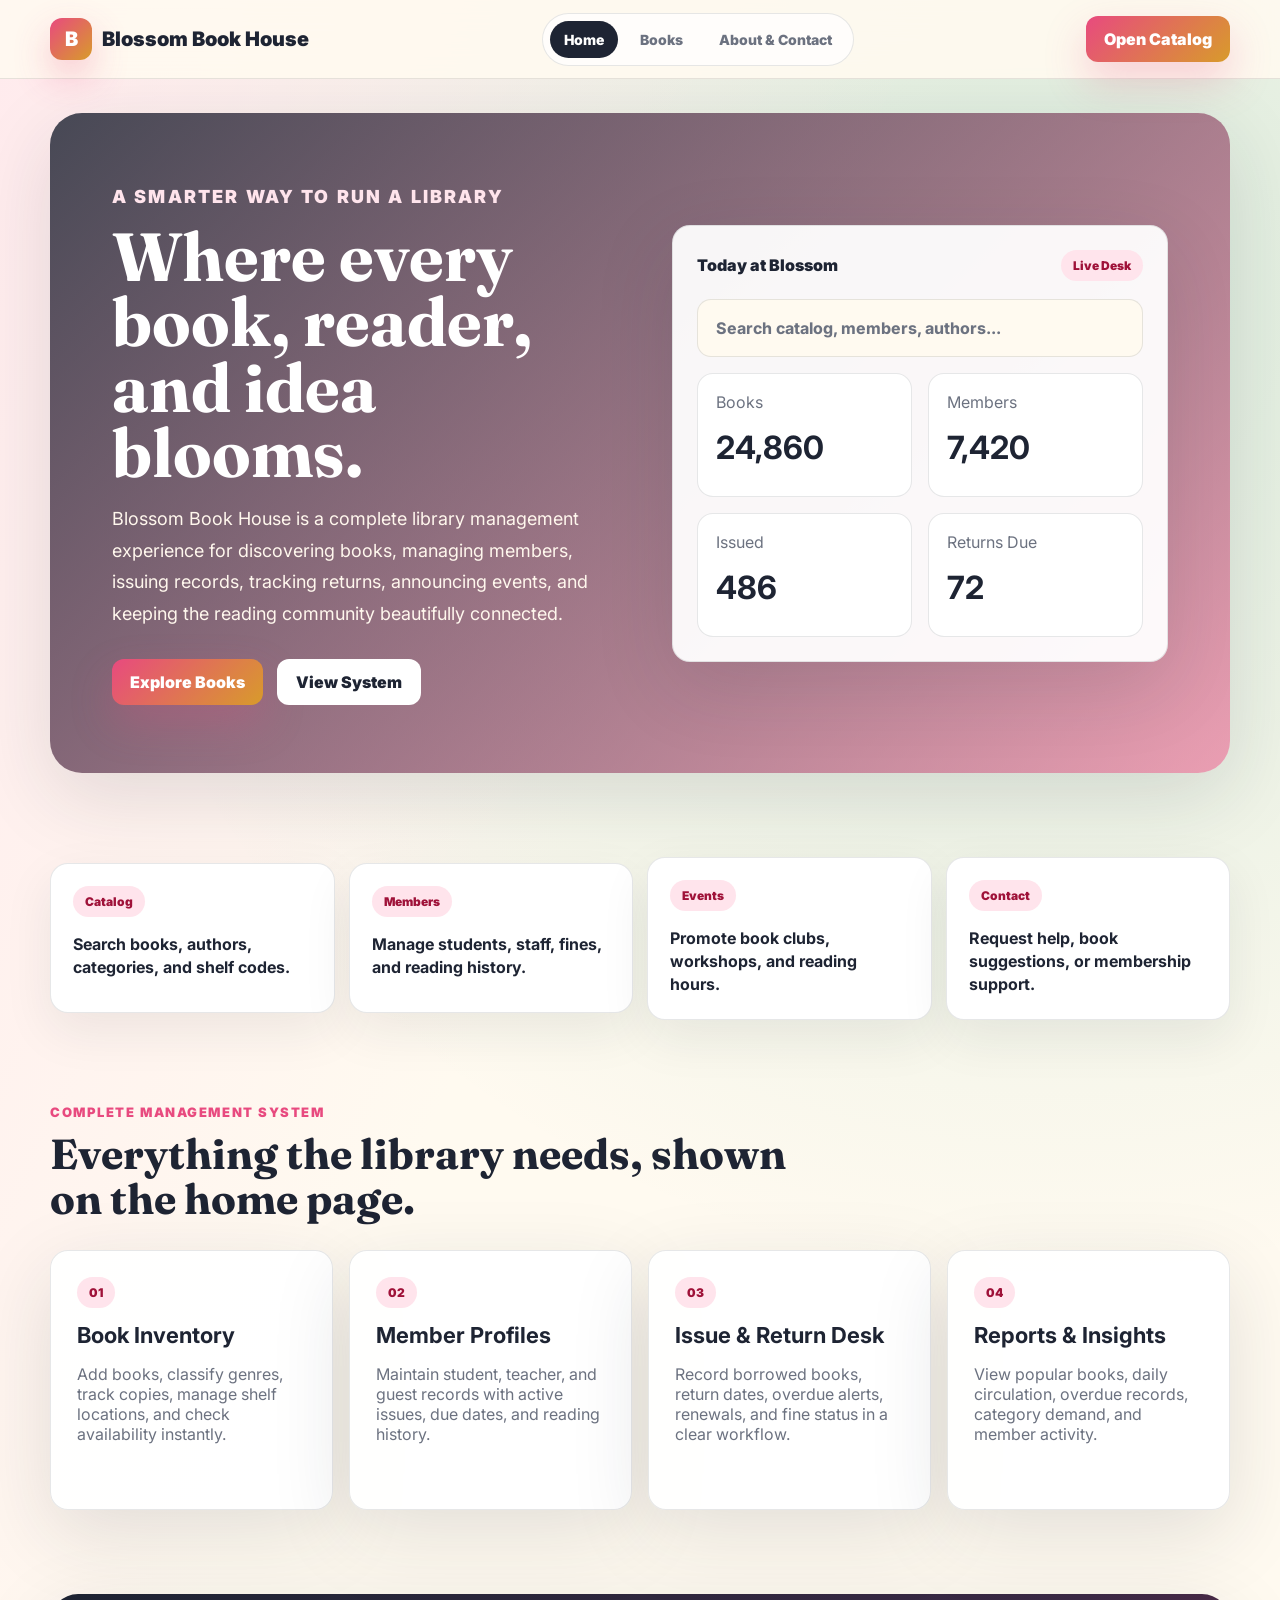
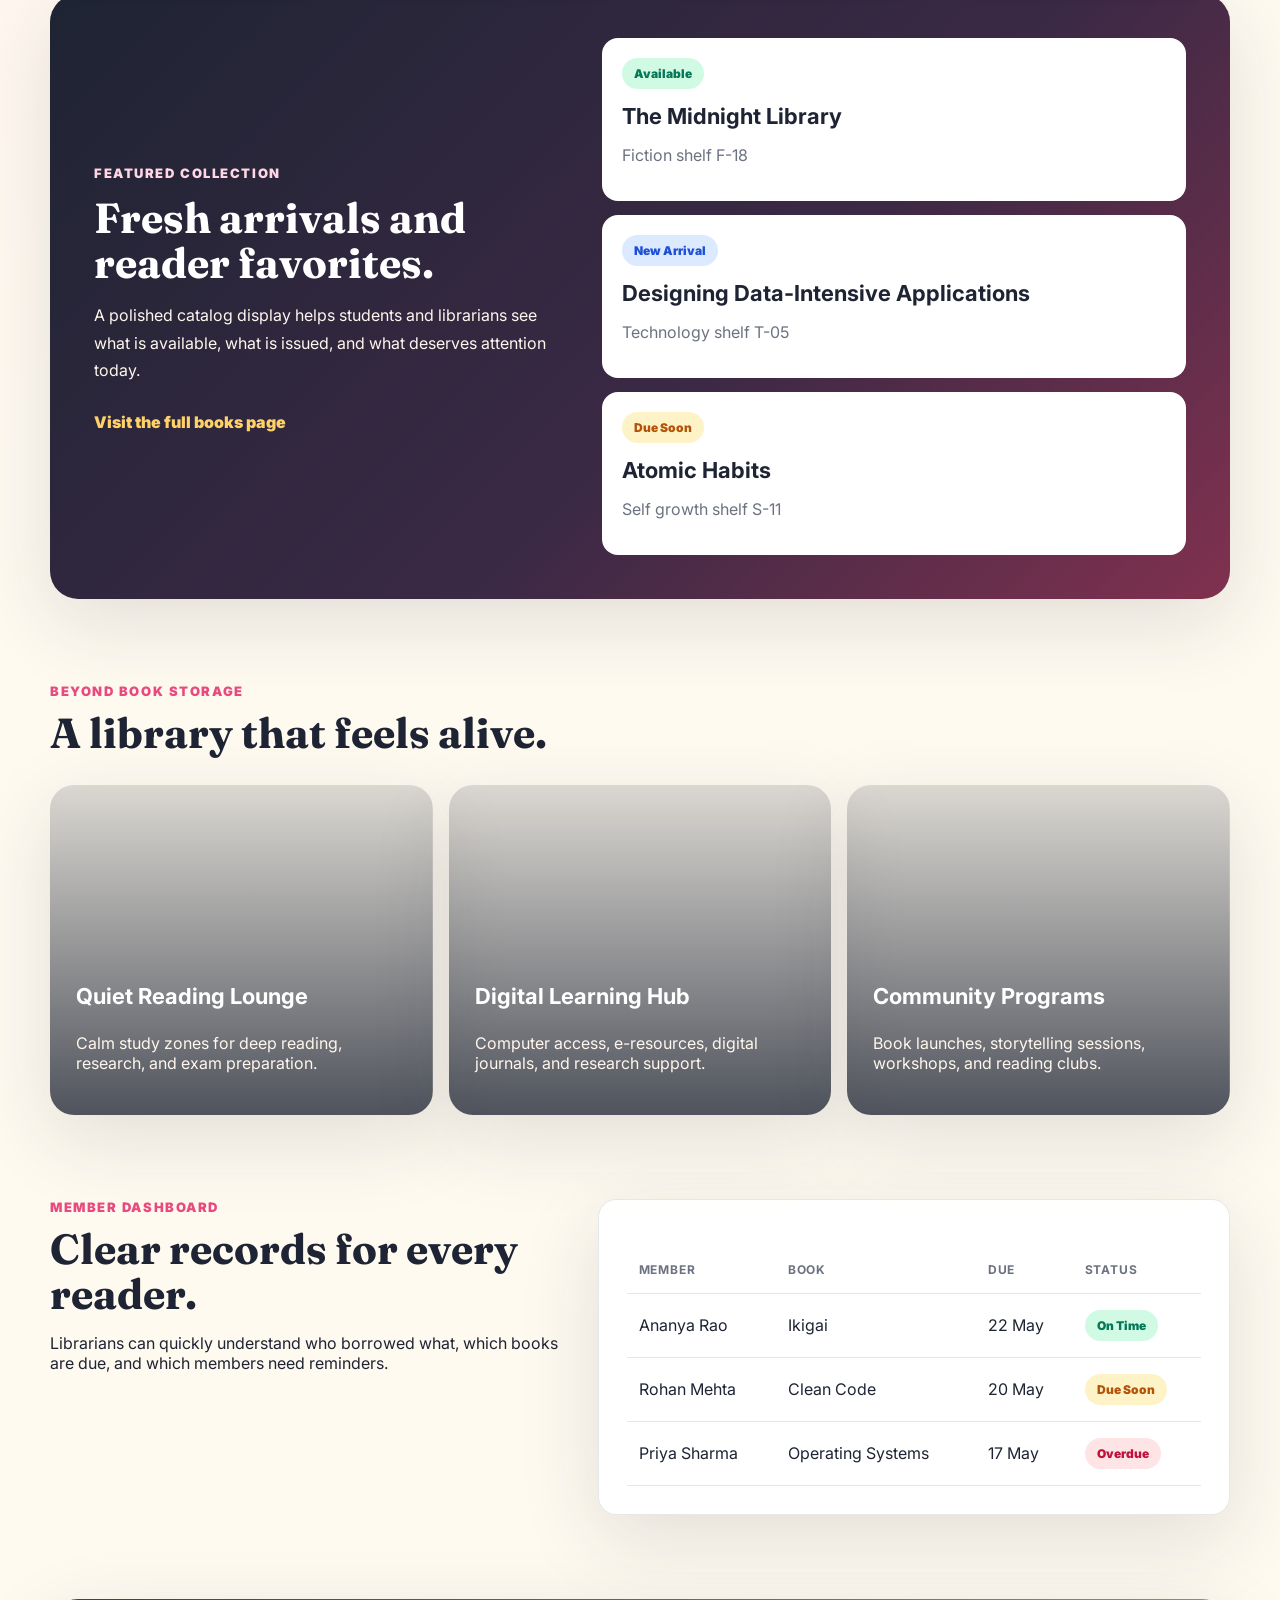
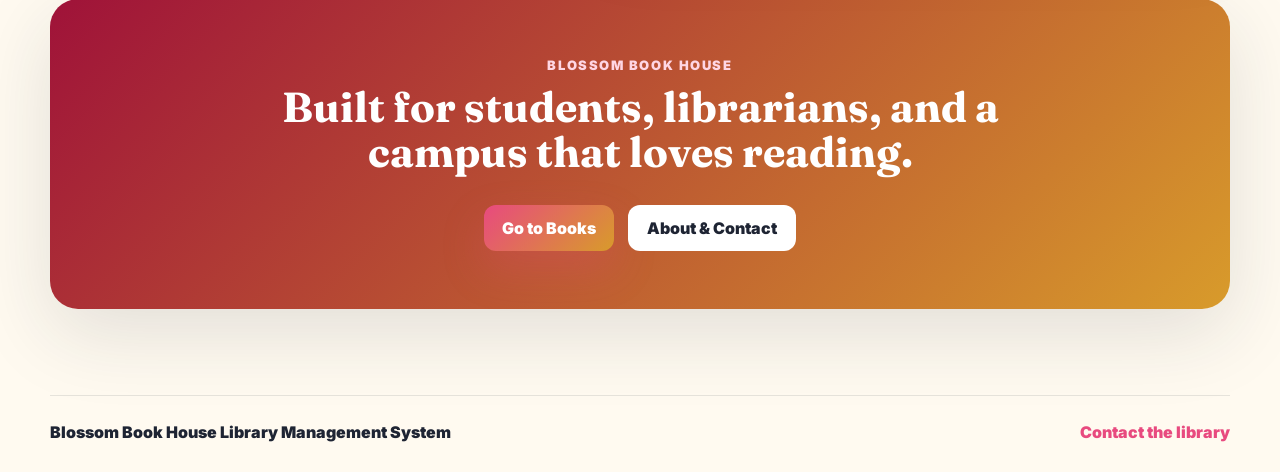
<file: index.html>
<!DOCTYPE html>
<html lang="en">
<head>
  <meta charset="UTF-8">
  <meta name="viewport" content="width=device-width, initial-scale=1.0">
  <title>Blossom Book House | Library Management System</title>
  <link rel="preconnect" href="https://fonts.googleapis.com">
  <link rel="preconnect" href="https://fonts.gstatic.com" crossorigin>
  <link href="https://fonts.googleapis.com/css2?family=Fraunces:wght@700;800;900&family=Inter:wght@400;500;600;700;800;900&display=swap" rel="stylesheet">
  <link rel="stylesheet" href="style.css">
</head>
<body>
  <header class="site-header">
    <nav class="navbar">
      <a class="brand" href="index.html">
        <span class="brand-mark">B</span>
        <span>Blossom Book House</span>
      </a>
      <div class="nav-links">
        <a class="active" href="index.html">Home</a>
        <a href="books.html">Books</a>
        <a href="about-contact.html">About & Contact</a>
      </div>
      <a class="nav-cta" href="books.html">Open Catalog</a>
    </nav>
  </header>

  <main>
    <section class="hero home-hero">
      <div class="hero-copy">
        <p class="eyebrow">A smarter way to run a library</p>
        <h1>Where every book, reader, and idea blooms.</h1>
        <p>
          Blossom Book House is a complete library management experience for
          discovering books, managing members, issuing records, tracking returns,
          announcing events, and keeping the reading community beautifully connected.
        </p>
        <div class="hero-actions">
          <a class="primary-button" href="books.html">Explore Books</a>
          <a class="secondary-button" href="#system">View System</a>
        </div>
      </div>

      <aside class="hero-console">
        <div class="console-top">
          <span>Today at Blossom</span>
          <strong>Live Desk</strong>
        </div>
        <div class="console-search">Search catalog, members, authors...</div>
        <div class="console-grid">
          <article>
            <span>Books</span>
            <strong>24,860</strong>
          </article>
          <article>
            <span>Members</span>
            <strong>7,420</strong>
          </article>
          <article>
            <span>Issued</span>
            <strong>486</strong>
          </article>
          <article>
            <span>Returns Due</span>
            <strong>72</strong>
          </article>
        </div>
      </aside>
    </section>

    <section class="section quick-strip">
      <a href="books.html">
        <span>Catalog</span>
        <strong>Search books, authors, categories, and shelf codes.</strong>
      </a>
      <a href="#members">
        <span>Members</span>
        <strong>Manage students, staff, fines, and reading history.</strong>
      </a>
      <a href="#events">
        <span>Events</span>
        <strong>Promote book clubs, workshops, and reading hours.</strong>
      </a>
      <a href="about-contact.html">
        <span>Contact</span>
        <strong>Request help, book suggestions, or membership support.</strong>
      </a>
    </section>

    <section class="section" id="system">
      <div class="section-heading">
        <p class="eyebrow">Complete management system</p>
        <h2>Everything the library needs, shown on the home page.</h2>
      </div>
      <div class="module-grid">
        <article class="module-card">
          <span>01</span>
          <h3>Book Inventory</h3>
          <p>Add books, classify genres, track copies, manage shelf locations, and check availability instantly.</p>
        </article>
        <article class="module-card">
          <span>02</span>
          <h3>Member Profiles</h3>
          <p>Maintain student, teacher, and guest records with active issues, due dates, and reading history.</p>
        </article>
        <article class="module-card">
          <span>03</span>
          <h3>Issue & Return Desk</h3>
          <p>Record borrowed books, return dates, overdue alerts, renewals, and fine status in a clear workflow.</p>
        </article>
        <article class="module-card">
          <span>04</span>
          <h3>Reports & Insights</h3>
          <p>View popular books, daily circulation, overdue records, category demand, and member activity.</p>
        </article>
      </div>
    </section>

    <section class="section showcase">
      <div class="showcase-copy">
        <p class="eyebrow">Featured collection</p>
        <h2>Fresh arrivals and reader favorites.</h2>
        <p>
          A polished catalog display helps students and librarians see what is
          available, what is issued, and what deserves attention today.
        </p>
        <a class="text-link" href="books.html">Visit the full books page</a>
      </div>
      <div class="mini-catalog">
        <article>
          <span class="tag green">Available</span>
          <h3>The Midnight Library</h3>
          <p>Fiction shelf F-18</p>
        </article>
        <article>
          <span class="tag blue">New Arrival</span>
          <h3>Designing Data-Intensive Applications</h3>
          <p>Technology shelf T-05</p>
        </article>
        <article>
          <span class="tag amber">Due Soon</span>
          <h3>Atomic Habits</h3>
          <p>Self growth shelf S-11</p>
        </article>
      </div>
    </section>

    <section class="section library-spaces" id="events">
      <div class="section-heading">
        <p class="eyebrow">Beyond book storage</p>
        <h2>A library that feels alive.</h2>
      </div>
      <div class="space-grid">
        <article class="space-card reading">
          <h3>Quiet Reading Lounge</h3>
          <p>Calm study zones for deep reading, research, and exam preparation.</p>
        </article>
        <article class="space-card digital">
          <h3>Digital Learning Hub</h3>
          <p>Computer access, e-resources, digital journals, and research support.</p>
        </article>
        <article class="space-card community">
          <h3>Community Programs</h3>
          <p>Book launches, storytelling sessions, workshops, and reading clubs.</p>
        </article>
      </div>
    </section>

    <section class="section dashboard-preview" id="members">
      <div>
        <p class="eyebrow">Member dashboard</p>
        <h2>Clear records for every reader.</h2>
        <p>
          Librarians can quickly understand who borrowed what, which books are due,
          and which members need reminders.
        </p>
      </div>
      <div class="table-card">
        <table>
          <thead>
            <tr>
              <th>Member</th>
              <th>Book</th>
              <th>Due</th>
              <th>Status</th>
            </tr>
          </thead>
          <tbody>
            <tr>
              <td>Ananya Rao</td>
              <td>Ikigai</td>
              <td>22 May</td>
              <td><span class="status green">On Time</span></td>
            </tr>
            <tr>
              <td>Rohan Mehta</td>
              <td>Clean Code</td>
              <td>20 May</td>
              <td><span class="status amber">Due Soon</span></td>
            </tr>
            <tr>
              <td>Priya Sharma</td>
              <td>Operating Systems</td>
              <td>17 May</td>
              <td><span class="status rose">Overdue</span></td>
            </tr>
          </tbody>
        </table>
      </div>
    </section>

    <section class="section final-cta">
      <p class="eyebrow">Blossom Book House</p>
      <h2>Built for students, librarians, and a campus that loves reading.</h2>
      <div class="hero-actions center-actions">
        <a class="primary-button" href="books.html">Go to Books</a>
        <a class="secondary-button" href="about-contact.html">About & Contact</a>
      </div>
    </section>
  </main>

  <footer class="footer">
    <p>Blossom Book House Library Management System</p>
    <a href="about-contact.html">Contact the library</a>
  </footer>
</body>
</html>
</file>
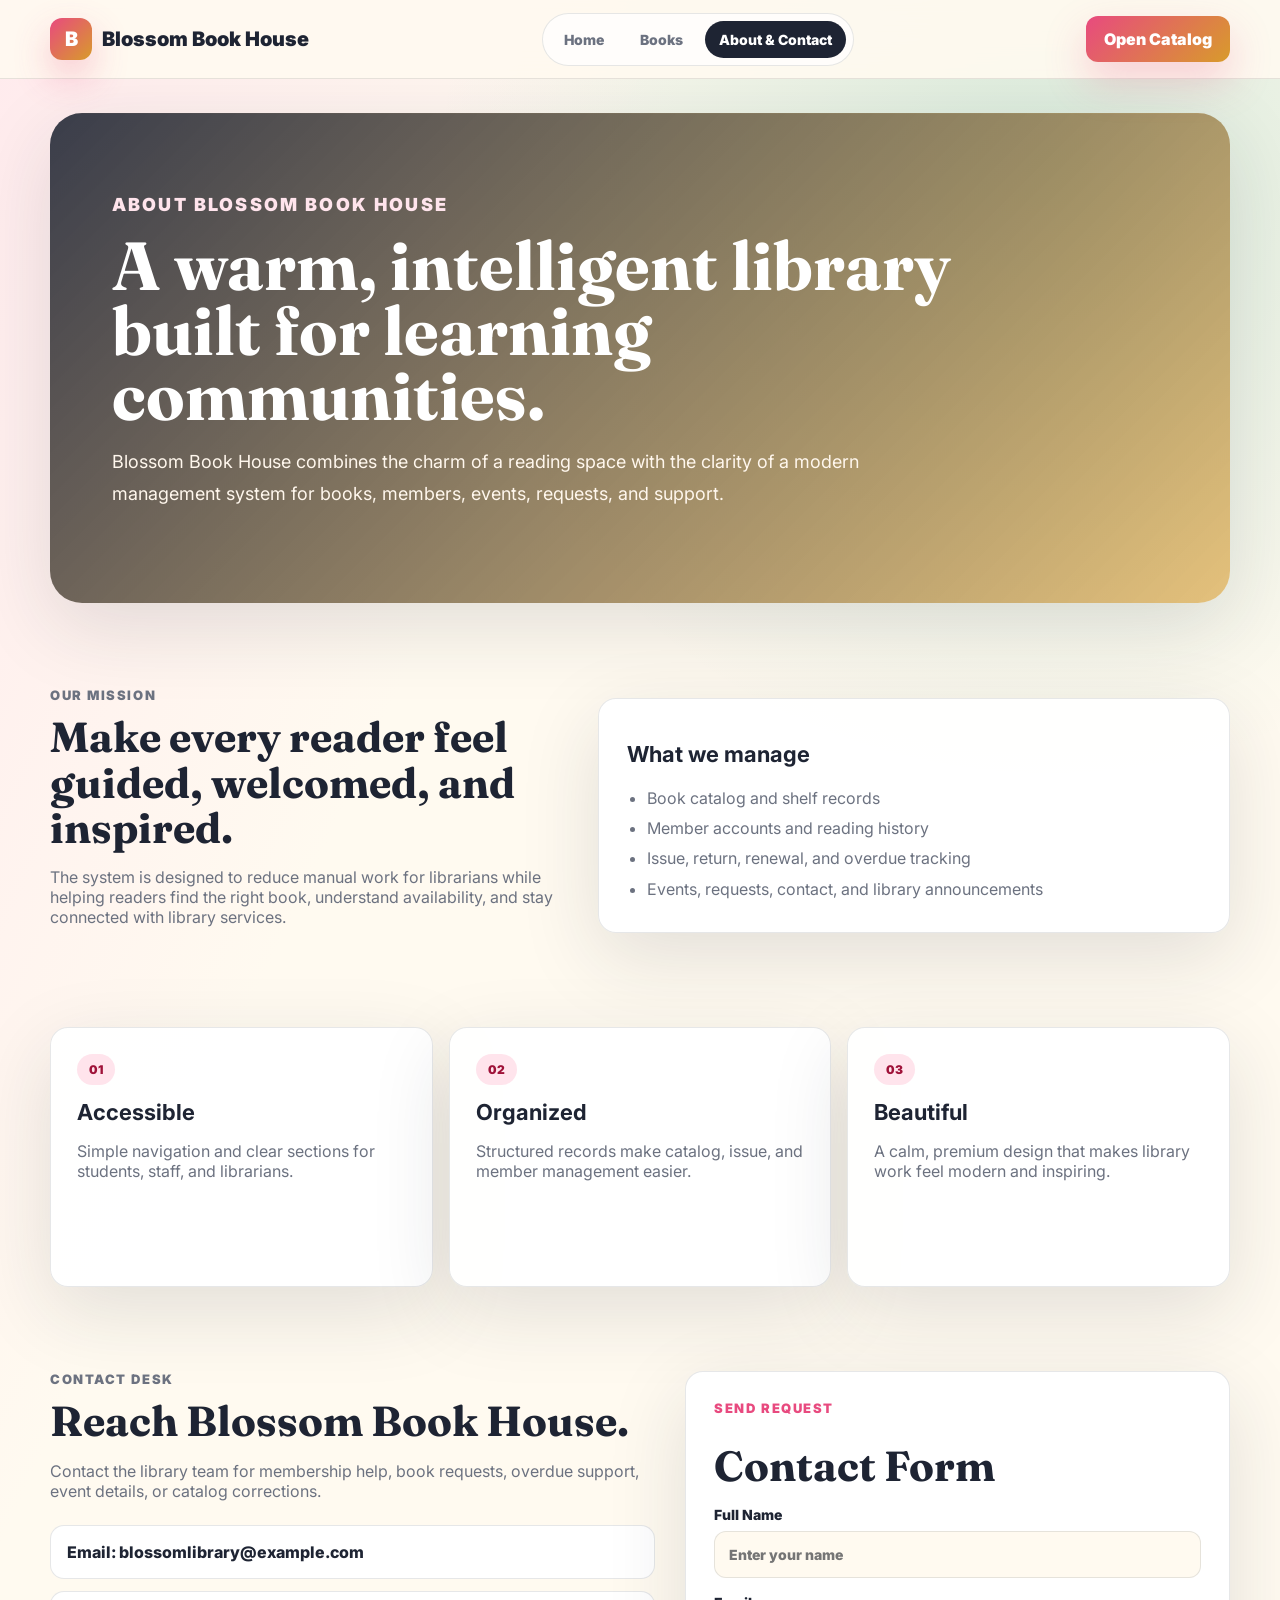
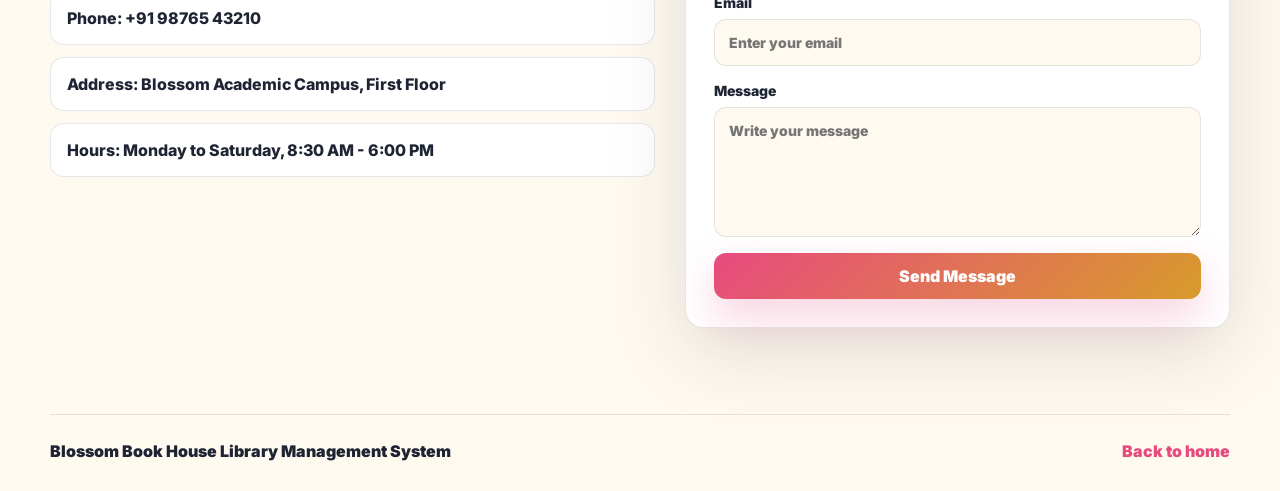
<file: about-contact.html>
<!DOCTYPE html>
<html lang="en">
<head>
  <meta charset="UTF-8">
  <meta name="viewport" content="width=device-width, initial-scale=1.0">
  <title>About & Contact | Blossom Book House</title>
  <link rel="preconnect" href="https://fonts.googleapis.com">
  <link rel="preconnect" href="https://fonts.gstatic.com" crossorigin>
  <link href="https://fonts.googleapis.com/css2?family=Fraunces:wght@700;800;900&family=Inter:wght@400;500;600;700;800;900&display=swap" rel="stylesheet">
  <link rel="stylesheet" href="style.css">
</head>
<body>
  <header class="site-header">
    <nav class="navbar">
      <a class="brand" href="index.html">
        <span class="brand-mark">B</span>
        <span>Blossom Book House</span>
      </a>
      <div class="nav-links">
        <a href="index.html">Home</a>
        <a href="books.html">Books</a>
        <a class="active" href="about-contact.html">About & Contact</a>
      </div>
      <a class="nav-cta" href="books.html">Open Catalog</a>
    </nav>
  </header>

  <main>
    <section class="page-hero about-hero">
      <p class="eyebrow">About Blossom Book House</p>
      <h1>A warm, intelligent library built for learning communities.</h1>
      <p>
        Blossom Book House combines the charm of a reading space with the clarity
        of a modern management system for books, members, events, requests, and support.
      </p>
    </section>

    <section class="section about-story">
      <article>
        <p class="eyebrow">Our mission</p>
        <h2>Make every reader feel guided, welcomed, and inspired.</h2>
        <p>
          The system is designed to reduce manual work for librarians while helping
          readers find the right book, understand availability, and stay connected
          with library services.
        </p>
      </article>
      <article class="story-card">
        <h3>What we manage</h3>
        <ul>
          <li>Book catalog and shelf records</li>
          <li>Member accounts and reading history</li>
          <li>Issue, return, renewal, and overdue tracking</li>
          <li>Events, requests, contact, and library announcements</li>
        </ul>
      </article>
    </section>

    <section class="section values-grid">
      <article>
        <span>01</span>
        <h3>Accessible</h3>
        <p>Simple navigation and clear sections for students, staff, and librarians.</p>
      </article>
      <article>
        <span>02</span>
        <h3>Organized</h3>
        <p>Structured records make catalog, issue, and member management easier.</p>
      </article>
      <article>
        <span>03</span>
        <h3>Beautiful</h3>
        <p>A calm, premium design that makes library work feel modern and inspiring.</p>
      </article>
    </section>

    <section class="section contact-layout">
      <div class="contact-info">
        <p class="eyebrow">Contact desk</p>
        <h2>Reach Blossom Book House.</h2>
        <p>
          Contact the library team for membership help, book requests, overdue support,
          event details, or catalog corrections.
        </p>
        <div class="contact-list">
          <span>Email: blossomlibrary@example.com</span>
          <span>Phone: +91 98765 43210</span>
          <span>Address: Blossom Academic Campus, First Floor</span>
          <span>Hours: Monday to Saturday, 8:30 AM - 6:00 PM</span>
        </div>
      </div>

      <form class="action-form">
        <p class="eyebrow">Send request</p>
        <h2>Contact Form</h2>
        <label>
          Full Name
          <input type="text" placeholder="Enter your name">
        </label>
        <label>
          Email
          <input type="email" placeholder="Enter your email">
        </label>
        <label>
          Message
          <textarea placeholder="Write your message"></textarea>
        </label>
        <button type="submit">Send Message</button>
      </form>
    </section>
  </main>

  <footer class="footer">
    <p>Blossom Book House Library Management System</p>
    <a href="index.html">Back to home</a>
  </footer>
</body>
</html>
</file>
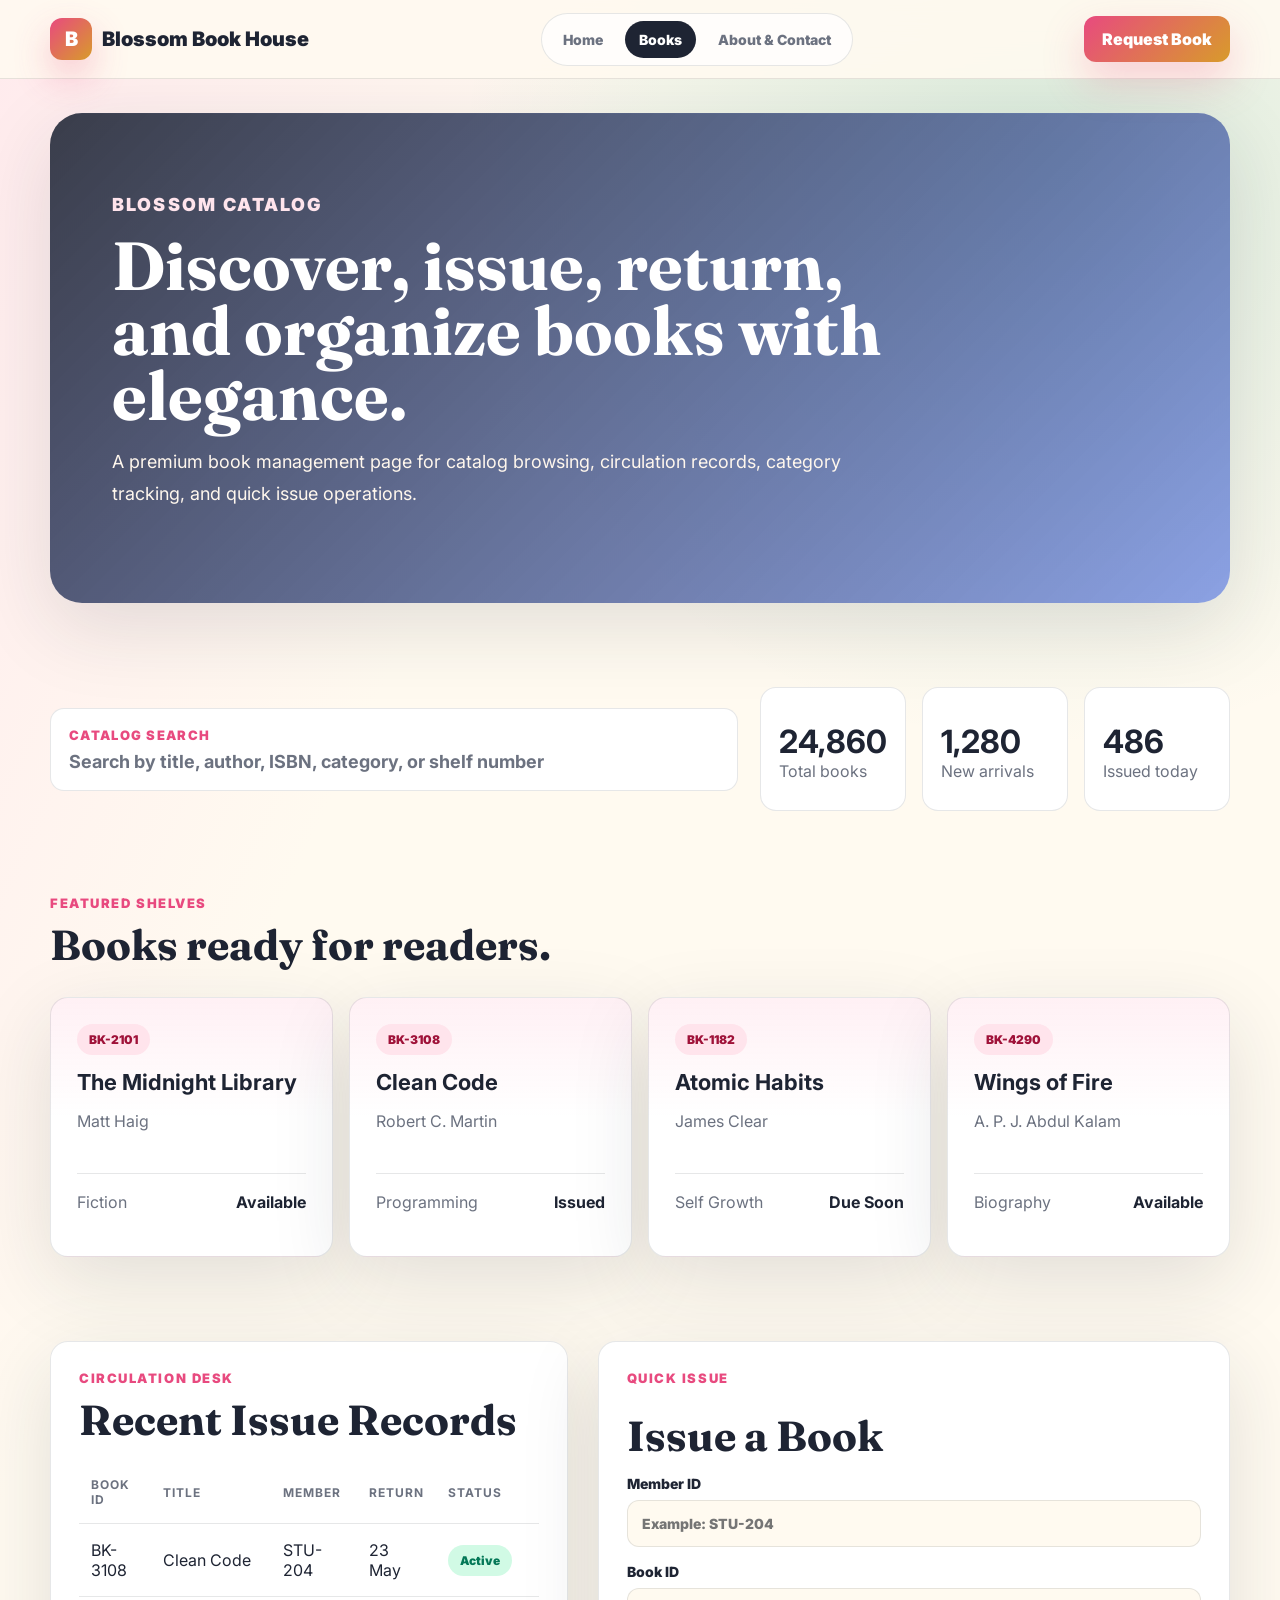
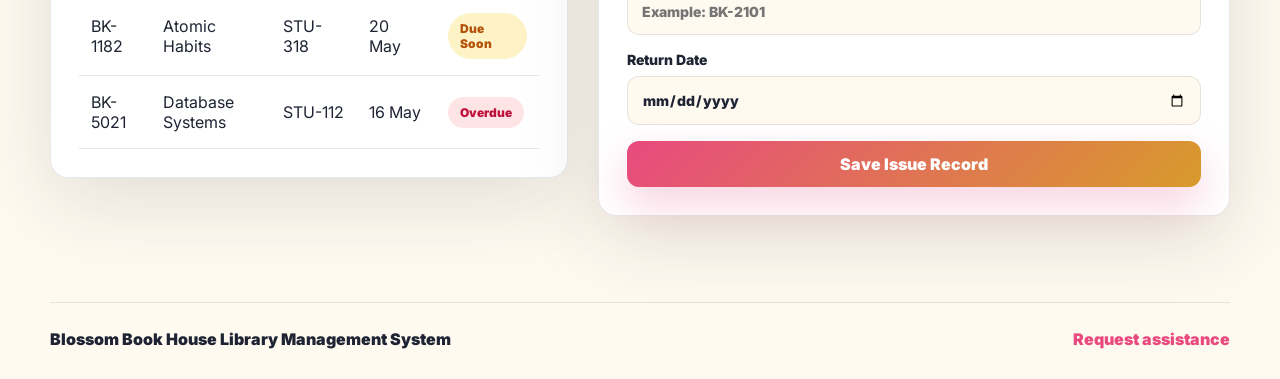
<file: books.html>
<!DOCTYPE html>
<html lang="en">
<head>
  <meta charset="UTF-8">
  <meta name="viewport" content="width=device-width, initial-scale=1.0">
  <title>Books | Blossom Book House</title>
  <link rel="preconnect" href="https://fonts.googleapis.com">
  <link rel="preconnect" href="https://fonts.gstatic.com" crossorigin>
  <link href="https://fonts.googleapis.com/css2?family=Fraunces:wght@700;800;900&family=Inter:wght@400;500;600;700;800;900&display=swap" rel="stylesheet">
  <link rel="stylesheet" href="style.css">
</head>
<body>
  <header class="site-header">
    <nav class="navbar">
      <a class="brand" href="index.html">
        <span class="brand-mark">B</span>
        <span>Blossom Book House</span>
      </a>
      <div class="nav-links">
        <a href="index.html">Home</a>
        <a class="active" href="books.html">Books</a>
        <a href="about-contact.html">About & Contact</a>
      </div>
      <a class="nav-cta" href="about-contact.html">Request Book</a>
    </nav>
  </header>

  <main>
    <section class="page-hero books-hero">
      <p class="eyebrow">Blossom catalog</p>
      <h1>Discover, issue, return, and organize books with elegance.</h1>
      <p>
        A premium book management page for catalog browsing, circulation records,
        category tracking, and quick issue operations.
      </p>
    </section>

    <section class="section catalog-toolbar">
      <div class="search-panel">
        <span>Catalog Search</span>
        <strong>Search by title, author, ISBN, category, or shelf number</strong>
      </div>
      <div class="catalog-stats">
        <article><strong>24,860</strong><span>Total books</span></article>
        <article><strong>1,280</strong><span>New arrivals</span></article>
        <article><strong>486</strong><span>Issued today</span></article>
      </div>
    </section>

    <section class="section">
      <div class="section-heading">
        <p class="eyebrow">Featured shelves</p>
        <h2>Books ready for readers.</h2>
      </div>
      <div class="book-grid">
        <article class="book-card">
          <span class="book-code">BK-2101</span>
          <h3>The Midnight Library</h3>
          <p>Matt Haig</p>
          <div class="book-footer"><span>Fiction</span><strong>Available</strong></div>
        </article>
        <article class="book-card">
          <span class="book-code">BK-3108</span>
          <h3>Clean Code</h3>
          <p>Robert C. Martin</p>
          <div class="book-footer"><span>Programming</span><strong>Issued</strong></div>
        </article>
        <article class="book-card">
          <span class="book-code">BK-1182</span>
          <h3>Atomic Habits</h3>
          <p>James Clear</p>
          <div class="book-footer"><span>Self Growth</span><strong>Due Soon</strong></div>
        </article>
        <article class="book-card">
          <span class="book-code">BK-4290</span>
          <h3>Wings of Fire</h3>
          <p>A. P. J. Abdul Kalam</p>
          <div class="book-footer"><span>Biography</span><strong>Available</strong></div>
        </article>
      </div>
    </section>

    <section class="section book-management">
      <div class="table-card">
        <p class="eyebrow">Circulation desk</p>
        <h2>Recent Issue Records</h2>
        <table>
          <thead>
            <tr>
              <th>Book ID</th>
              <th>Title</th>
              <th>Member</th>
              <th>Return</th>
              <th>Status</th>
            </tr>
          </thead>
          <tbody>
            <tr>
              <td>BK-3108</td>
              <td>Clean Code</td>
              <td>STU-204</td>
              <td>23 May</td>
              <td><span class="status green">Active</span></td>
            </tr>
            <tr>
              <td>BK-1182</td>
              <td>Atomic Habits</td>
              <td>STU-318</td>
              <td>20 May</td>
              <td><span class="status amber">Due Soon</span></td>
            </tr>
            <tr>
              <td>BK-5021</td>
              <td>Database Systems</td>
              <td>STU-112</td>
              <td>16 May</td>
              <td><span class="status rose">Overdue</span></td>
            </tr>
          </tbody>
        </table>
      </div>

      <form class="action-form">
        <p class="eyebrow">Quick issue</p>
        <h2>Issue a Book</h2>
        <label>
          Member ID
          <input type="text" placeholder="Example: STU-204">
        </label>
        <label>
          Book ID
          <input type="text" placeholder="Example: BK-2101">
        </label>
        <label>
          Return Date
          <input type="date">
        </label>
        <button type="submit">Save Issue Record</button>
      </form>
    </section>
  </main>

  <footer class="footer">
    <p>Blossom Book House Library Management System</p>
    <a href="about-contact.html">Request assistance</a>
  </footer>
  
</body>
</html>
</file>
<file: style.css>
:root {
  --ink: #1e2433;
  --muted: #6c7280;
  --paper: #ffffff;
  --cream: #fffaf0;
  --blush: #ffe4ec;
  --leaf: #1f9d72;
  --rose: #e84a7f;
  --gold: #d89b2b;
  --blue: #3d63dd;
  --line: rgba(30, 36, 51, 0.11);
  --shadow: 0 24px 80px rgba(30, 36, 51, 0.13);
  --radius: 18px;
}

* {
  box-sizing: border-box;
}

html {
  scroll-behavior: smooth;
}

body {
  margin: 0;
  font-family: "Inter", Arial, sans-serif;
  color: var(--ink);
  background:
    linear-gradient(115deg, rgba(255, 228, 236, 0.7), transparent 32%),
    radial-gradient(circle at 82% 8%, rgba(31, 157, 114, 0.16), transparent 28%),
    var(--cream);
}

a {
  color: inherit;
  text-decoration: none;
}

.site-header {
  position: sticky;
  top: 0;
  z-index: 30;
  background: rgba(255, 250, 240, 0.9);
  border-bottom: 1px solid var(--line);
  backdrop-filter: blur(18px);
}

.navbar,
.hero,
.section,
.page-hero,
.footer {
  width: min(1180px, calc(100% - 40px));
  margin-inline: auto;
}

.navbar {
  min-height: 78px;
  display: flex;
  align-items: center;
  justify-content: space-between;
  gap: 22px;
}

.brand,
.nav-links,
.hero-actions,
.quick-strip,
.book-footer,
.footer,
.console-top,
.catalog-toolbar,
.catalog-stats {
  display: flex;
  align-items: center;
}

.brand {
  gap: 10px;
  font-weight: 900;
  font-size: 20px;
}

.brand-mark {
  width: 42px;
  height: 42px;
  display: grid;
  place-items: center;
  border-radius: 12px;
  color: white;
  background: linear-gradient(135deg, var(--rose), var(--gold));
  box-shadow: 0 16px 36px rgba(232, 74, 127, 0.3);
}

.nav-links {
  gap: 8px;
  padding: 7px;
  border: 1px solid var(--line);
  border-radius: 999px;
  background: rgba(255, 255, 255, 0.74);
}

.nav-links a {
  padding: 10px 14px;
  border-radius: 999px;
  color: var(--muted);
  font-size: 14px;
  font-weight: 850;
}

.nav-links a:hover,
.nav-links .active {
  color: white;
  background: var(--ink);
}

.nav-cta,
.primary-button,
.secondary-button,
button {
  min-height: 46px;
  display: inline-flex;
  align-items: center;
  justify-content: center;
  border-radius: 12px;
  padding: 0 18px;
  font: inherit;
  font-weight: 900;
  cursor: pointer;
}

.nav-cta,
.primary-button,
button {
  color: white;
  border: 0;
  background: linear-gradient(135deg, var(--rose), var(--gold));
  box-shadow: 0 18px 42px rgba(232, 74, 127, 0.25);
}

.secondary-button {
  color: var(--ink);
  background: white;
  border: 1px solid rgba(255, 255, 255, 0.52);
}

.hero {
  min-height: 660px;
  margin-top: 34px;
  padding: 62px;
  display: grid;
  grid-template-columns: 1.02fr 0.98fr;
  align-items: center;
  gap: 44px;
  border-radius: 32px;
  overflow: hidden;
  color: white;
  background:
    linear-gradient(135deg, rgba(30, 36, 51, 0.82), rgba(232, 74, 127, 0.5)),
    url("https://images.unsplash.com/photo-1524995997946-a1c2e315a42f?auto=format&fit=crop&w=1700&q=85");
  background-position: center;
  background-size: cover;
  box-shadow: var(--shadow);
}

.page-hero {
  margin-top: 34px;
  padding: 76px 62px;
  border-radius: 32px;
  overflow: hidden;
  color: white;
  background:
    linear-gradient(135deg, rgba(30, 36, 51, 0.88), rgba(31, 157, 114, 0.58)),
    url("https://images.unsplash.com/photo-1507842217343-583bb7270b66?auto=format&fit=crop&w=1700&q=85");
  background-position: center;
  background-size: cover;
  box-shadow: var(--shadow);
}

.books-hero {
  background:
    linear-gradient(135deg, rgba(30, 36, 51, 0.88), rgba(61, 99, 221, 0.58)),
    url("https://images.unsplash.com/photo-1481627834876-b7833e8f5570?auto=format&fit=crop&w=1700&q=85");
  background-position: center;
  background-size: cover;
}

.about-hero {
  background:
    linear-gradient(135deg, rgba(30, 36, 51, 0.88), rgba(216, 155, 43, 0.58)),
    url("https://images.unsplash.com/photo-1526243741027-444d633d7365?auto=format&fit=crop&w=1700&q=85");
  background-position: center;
  background-size: cover;
}

.hero-copy {
  max-width: 720px;
}

.eyebrow {
  margin: 0 0 12px;
  color: var(--rose);
  font-size: 13px;
  font-weight: 900;
  letter-spacing: 0.12em;
  text-transform: uppercase;
}

.hero .eyebrow,
.page-hero .eyebrow {
  color: #ffe4ec;
}

h1,
h2,
h3,
p {
  letter-spacing: 0;
}

h1,
h2 {
  font-family: "Fraunces", Georgia, serif;
}

h1 {
  max-width: 850px;
  margin: 0;
  font-size: 68px;
  line-height: 0.96;
}

h2 {
  margin: 0;
  font-size: 42px;
  line-height: 1.08;
}

h3 {
  margin: 14px 0 8px;
  font-size: 22px;
}

.hero p,
.page-hero p {
  max-width: 760px;
  color: #fff7ed;
  font-size: 18px;
  line-height: 1.75;
}

.hero-actions {
  gap: 14px;
  flex-wrap: wrap;
  margin-top: 30px;
}

.hero-console,
.module-card,
.book-card,
.table-card,
.action-form,
.story-card,
.values-grid article {
  border: 1px solid var(--line);
  border-radius: var(--radius);
  background: rgba(255, 255, 255, 0.94);
  box-shadow: var(--shadow);
}

.hero-console {
  padding: 24px;
  color: var(--ink);
}

.console-top {
  justify-content: space-between;
  font-weight: 900;
}

.console-top strong,
.tag,
.status {
  display: inline-flex;
  border-radius: 999px;
  padding: 8px 12px;
  font-size: 12px;
  font-weight: 900;
}

.console-top strong {
  color: #9f1239;
  background: #ffe4ec;
}

.console-search,
.search-panel {
  margin-top: 18px;
  padding: 18px;
  border: 1px solid var(--line);
  border-radius: 14px;
  color: var(--muted);
  background: #fffaf0;
  font-weight: 750;
}

.console-grid,
.module-grid,
.book-grid,
.space-grid,
.values-grid,
.catalog-stats {
  display: grid;
  gap: 16px;
}

.console-grid {
  grid-template-columns: repeat(2, 1fr);
  margin-top: 16px;
}

.console-grid article,
.catalog-stats article {
  min-height: 124px;
  padding: 18px;
  border: 1px solid var(--line);
  border-radius: 16px;
  background: #ffffff;
}

.console-grid span,
.catalog-stats span,
.module-card p,
.mini-catalog p,
.book-card p,
.space-card p,
.about-story p,
.values-grid p,
.contact-info p {
  color: var(--muted);
}

.console-grid strong,
.catalog-stats strong {
  display: block;
  margin-top: 16px;
  font-size: 32px;
}

.section {
  margin-top: 84px;
}

.section-heading {
  max-width: 780px;
  margin-bottom: 28px;
}

.quick-strip {
  display: grid;
  grid-template-columns: repeat(4, 1fr);
  gap: 14px;
}

.quick-strip a {
  min-height: 150px;
  padding: 22px;
  border: 1px solid var(--line);
  border-radius: var(--radius);
  background: white;
  box-shadow: 0 18px 50px rgba(30, 36, 51, 0.08);
}

.quick-strip span,
.book-code,
.module-card span,
.values-grid span {
  display: inline-flex;
  width: fit-content;
  border-radius: 999px;
  padding: 8px 12px;
  color: #9f1239;
  background: #ffe4ec;
  font-size: 12px;
  font-weight: 900;
}

.quick-strip strong {
  display: block;
  margin-top: 16px;
  line-height: 1.45;
}

.module-grid {
  grid-template-columns: repeat(4, 1fr);
}

.module-card,
.book-card,
.values-grid article {
  min-height: 260px;
  padding: 26px;
  transition: transform 0.2s ease, box-shadow 0.2s ease;
}

.module-card:hover,
.book-card:hover,
.values-grid article:hover {
  transform: translateY(-6px);
  box-shadow: 0 30px 90px rgba(30, 36, 51, 0.17);
}

.showcase,
.dashboard-preview,
.book-management,
.about-story,
.contact-layout {
  display: grid;
  grid-template-columns: 0.9fr 1.1fr;
  align-items: start;
  gap: 30px;
}

.showcase {
  align-items: center;
  padding: 44px;
  border-radius: 28px;
  color: white;
  background: linear-gradient(135deg, var(--ink), #3b2945 58%, #80314f);
  box-shadow: var(--shadow);
}

.showcase .eyebrow,
.final-cta .eyebrow {
  color: #ffd6e4;
}

.showcase-copy p {
  color: #fff7ed;
  line-height: 1.7;
}

.text-link {
  display: inline-flex;
  margin-top: 12px;
  color: #ffd166;
  font-weight: 900;
}

.mini-catalog {
  display: grid;
  gap: 14px;
}

.mini-catalog article {
  padding: 20px;
  border-radius: 16px;
  color: var(--ink);
  background: white;
}

.green {
  color: #047857;
  background: #d1fae5;
}

.blue {
  color: #1d4ed8;
  background: #dbeafe;
}

.amber {
  color: #b45309;
  background: #fef3c7;
}

.rose {
  color: #be123c;
  background: #ffe4e6;
}

.space-grid {
  grid-template-columns: repeat(3, 1fr);
}

.space-card {
  min-height: 330px;
  display: flex;
  flex-direction: column;
  justify-content: flex-end;
  padding: 26px;
  border-radius: 24px;
  overflow: hidden;
  color: white;
  background-position: center;
  background-size: cover;
  box-shadow: var(--shadow);
}

.space-card p {
  color: #fff7ed;
}

.reading {
  background-image: linear-gradient(rgba(30, 36, 51, 0.16), rgba(30, 36, 51, 0.78)), url("https://images.unsplash.com/photo-1513475382585-d06e58bcb0e0?auto=format&fit=crop&w=900&q=80");
}

.digital {
  background-image: linear-gradient(rgba(30, 36, 51, 0.16), rgba(30, 36, 51, 0.78)), url("https://images.unsplash.com/photo-1497366754035-f200968a6e72?auto=format&fit=crop&w=900&q=80");
}

.community {
  background-image: linear-gradient(rgba(30, 36, 51, 0.16), rgba(30, 36, 51, 0.78)), url("https://images.unsplash.com/photo-1519389950473-47ba0277781c?auto=format&fit=crop&w=900&q=80");
}

.table-card,
.action-form,
.story-card {
  padding: 28px;
}

table {
  width: 100%;
  border-collapse: collapse;
  margin-top: 18px;
}

th,
td {
  padding: 16px 12px;
  text-align: left;
  border-bottom: 1px solid var(--line);
}

th {
  color: var(--muted);
  font-size: 12px;
  letter-spacing: 0.08em;
  text-transform: uppercase;
}

.final-cta {
  padding: 58px;
  border-radius: 28px;
  text-align: center;
  color: white;
  background: linear-gradient(135deg, #9f1239, #d89b2b);
  box-shadow: var(--shadow);
}

.final-cta h2 {
  max-width: 840px;
  margin: 0 auto;
}

.center-actions {
  justify-content: center;
}

.catalog-toolbar {
  justify-content: space-between;
  gap: 22px;
}

.search-panel {
  flex: 1;
  margin-top: 0;
  background: white;
}

.search-panel span {
  display: block;
  color: var(--rose);
  font-size: 13px;
  font-weight: 900;
  text-transform: uppercase;
  letter-spacing: 0.1em;
}

.search-panel strong {
  display: block;
  margin-top: 8px;
  font-size: 18px;
}

.catalog-stats {
  grid-template-columns: repeat(3, 1fr);
}

.book-grid {
  grid-template-columns: repeat(4, 1fr);
}

.book-card {
  background:
    linear-gradient(180deg, rgba(255, 228, 236, 0.55), transparent 46%),
    white;
}

.book-footer {
  justify-content: space-between;
  gap: 12px;
  margin-top: 42px;
  padding-top: 18px;
  border-top: 1px solid var(--line);
}

.book-footer span {
  color: var(--muted);
}

.action-form {
  display: grid;
  gap: 16px;
  background: white;
}

label {
  display: grid;
  gap: 8px;
  font-size: 14px;
  font-weight: 850;
}

input,
textarea {
  width: 100%;
  border: 1px solid var(--line);
  border-radius: 12px;
  padding: 14px;
  color: var(--ink);
  background: #fffaf0;
  font: inherit;
}

textarea {
  min-height: 130px;
  resize: vertical;
}

.about-story {
  align-items: center;
}

.story-card ul {
  margin: 16px 0 0;
  padding-left: 20px;
  color: var(--muted);
  line-height: 1.9;
}

.values-grid {
  grid-template-columns: repeat(3, 1fr);
}

.contact-layout {
  grid-template-columns: 1fr 0.9fr;
}

.contact-list {
  display: grid;
  gap: 12px;
  margin-top: 24px;
}

.contact-list span {
  padding: 16px;
  border: 1px solid var(--line);
  border-radius: 14px;
  background: white;
  font-weight: 800;
}

.footer {
  margin-top: 86px;
  margin-bottom: 30px;
  padding-top: 26px;
  justify-content: space-between;
  gap: 20px;
  color: var(--muted);
  border-top: 1px solid var(--line);
}

.footer p {
  margin: 0;
  color: var(--ink);
  font-weight: 900;
}

.footer a {
  color: var(--rose);
  font-weight: 900;
}

@media (max-width: 1040px) {
  .navbar {
    align-items: flex-start;
    flex-direction: column;
    padding: 18px 0;
  }

  .nav-links {
    width: 100%;
    justify-content: center;
    flex-wrap: wrap;
    border-radius: 16px;
  }

  .nav-cta {
    width: 100%;
  }

  .hero,
  .showcase,
  .dashboard-preview,
  .book-management,
  .about-story,
  .contact-layout,
  .catalog-toolbar {
    grid-template-columns: 1fr;
  }

  .module-grid,
  .book-grid,
  .quick-strip,
  .space-grid,
  .values-grid {
    grid-template-columns: repeat(2, 1fr);
  }

  .catalog-stats {
    width: 100%;
  }

  h1 {
    font-size: 50px;
  }
}

@media (max-width: 680px) {
  .navbar,
  .hero,
  .page-hero,
  .section,
  .footer {
    width: min(100% - 28px, 1180px);
  }

  .hero,
  .page-hero {
    min-height: auto;
    padding: 34px 24px;
    border-radius: 22px;
  }

  h1 {
    font-size: 38px;
  }

  h2 {
    font-size: 30px;
  }

  .hero p,
  .page-hero p {
    font-size: 16px;
  }

  .hero-actions,
  .footer {
    align-items: stretch;
    flex-direction: column;
  }

  .primary-button,
  .secondary-button {
    width: 100%;
  }

  .console-grid,
  .module-grid,
  .book-grid,
  .quick-strip,
  .space-grid,
  .values-grid,
  .catalog-stats {
    grid-template-columns: 1fr;
  }

  .section {
    margin-top: 56px;
  }

  .showcase,
  .final-cta,
  .table-card,
  .action-form,
  .story-card,
  .values-grid article {
    padding: 24px;
  }

  .table-card {
    overflow-x: auto;
  }

  table {
    min-width: 620px;
  }
}
</file>
